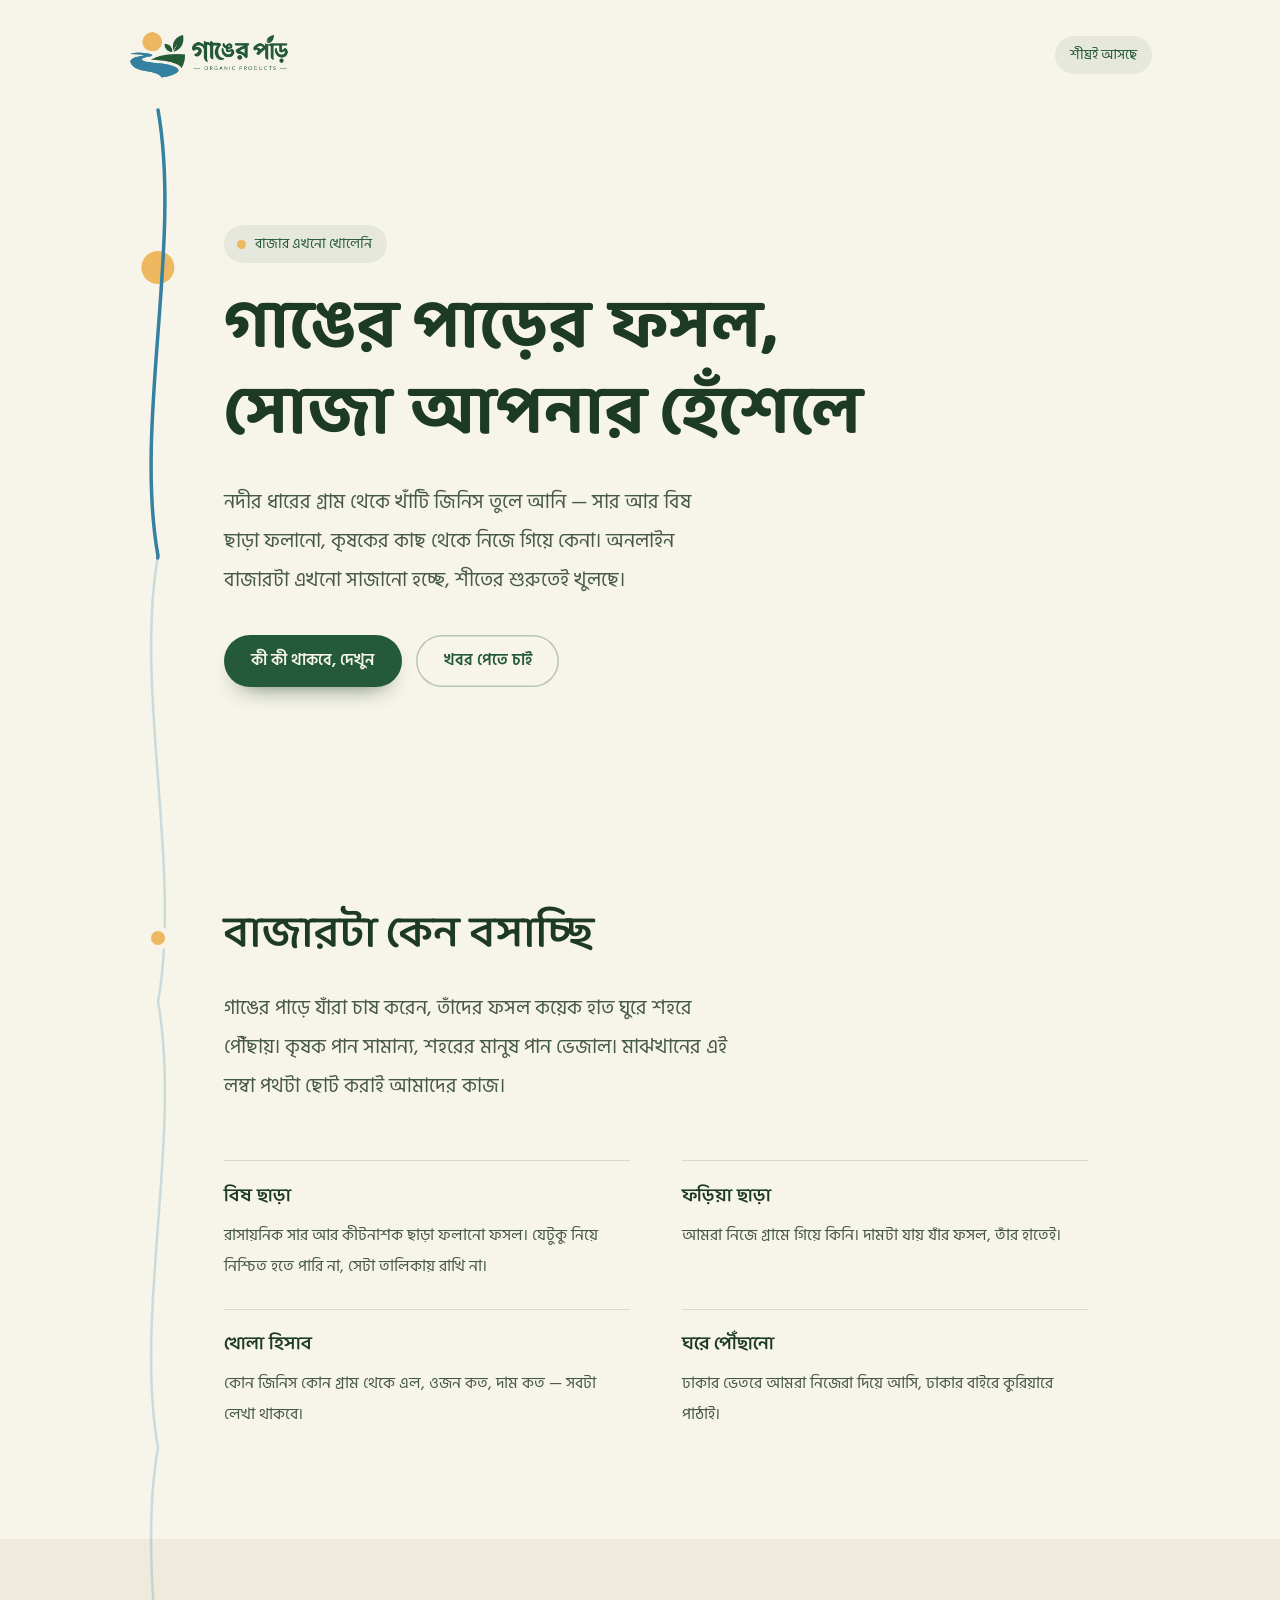
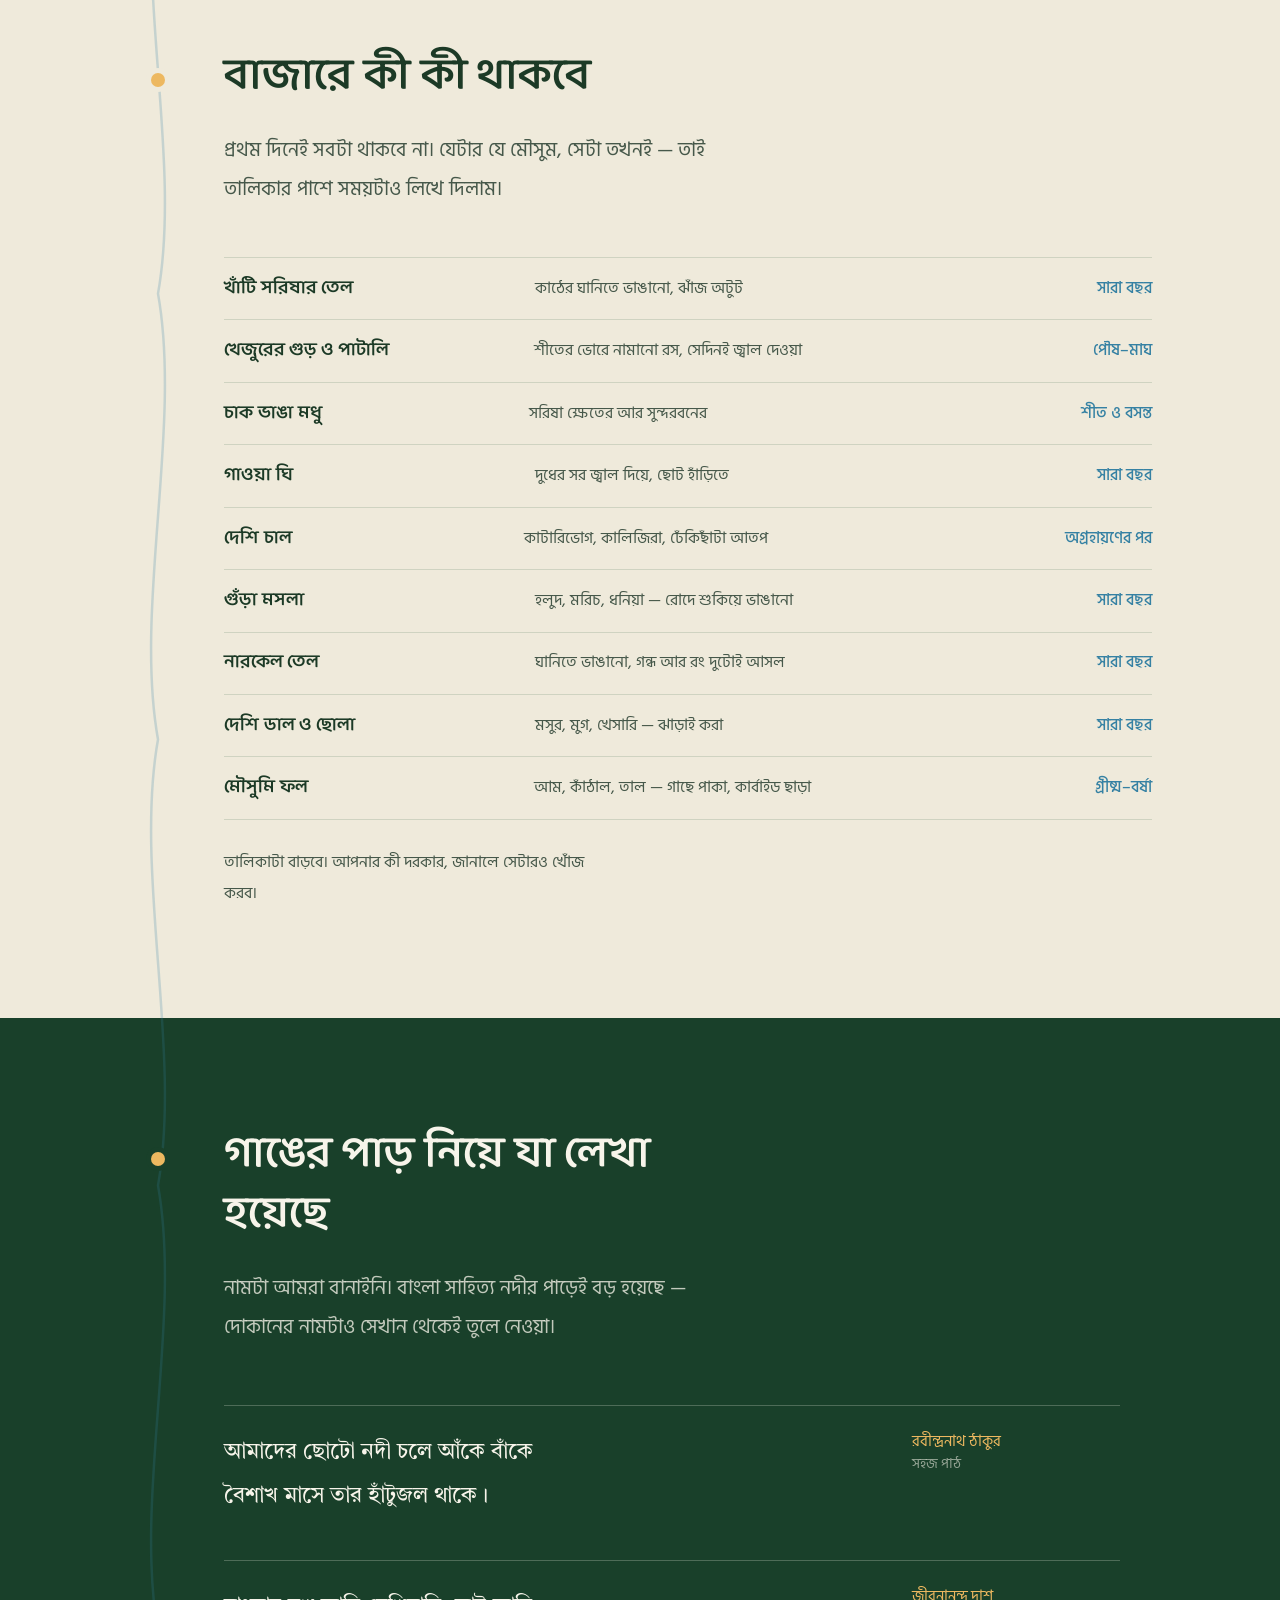
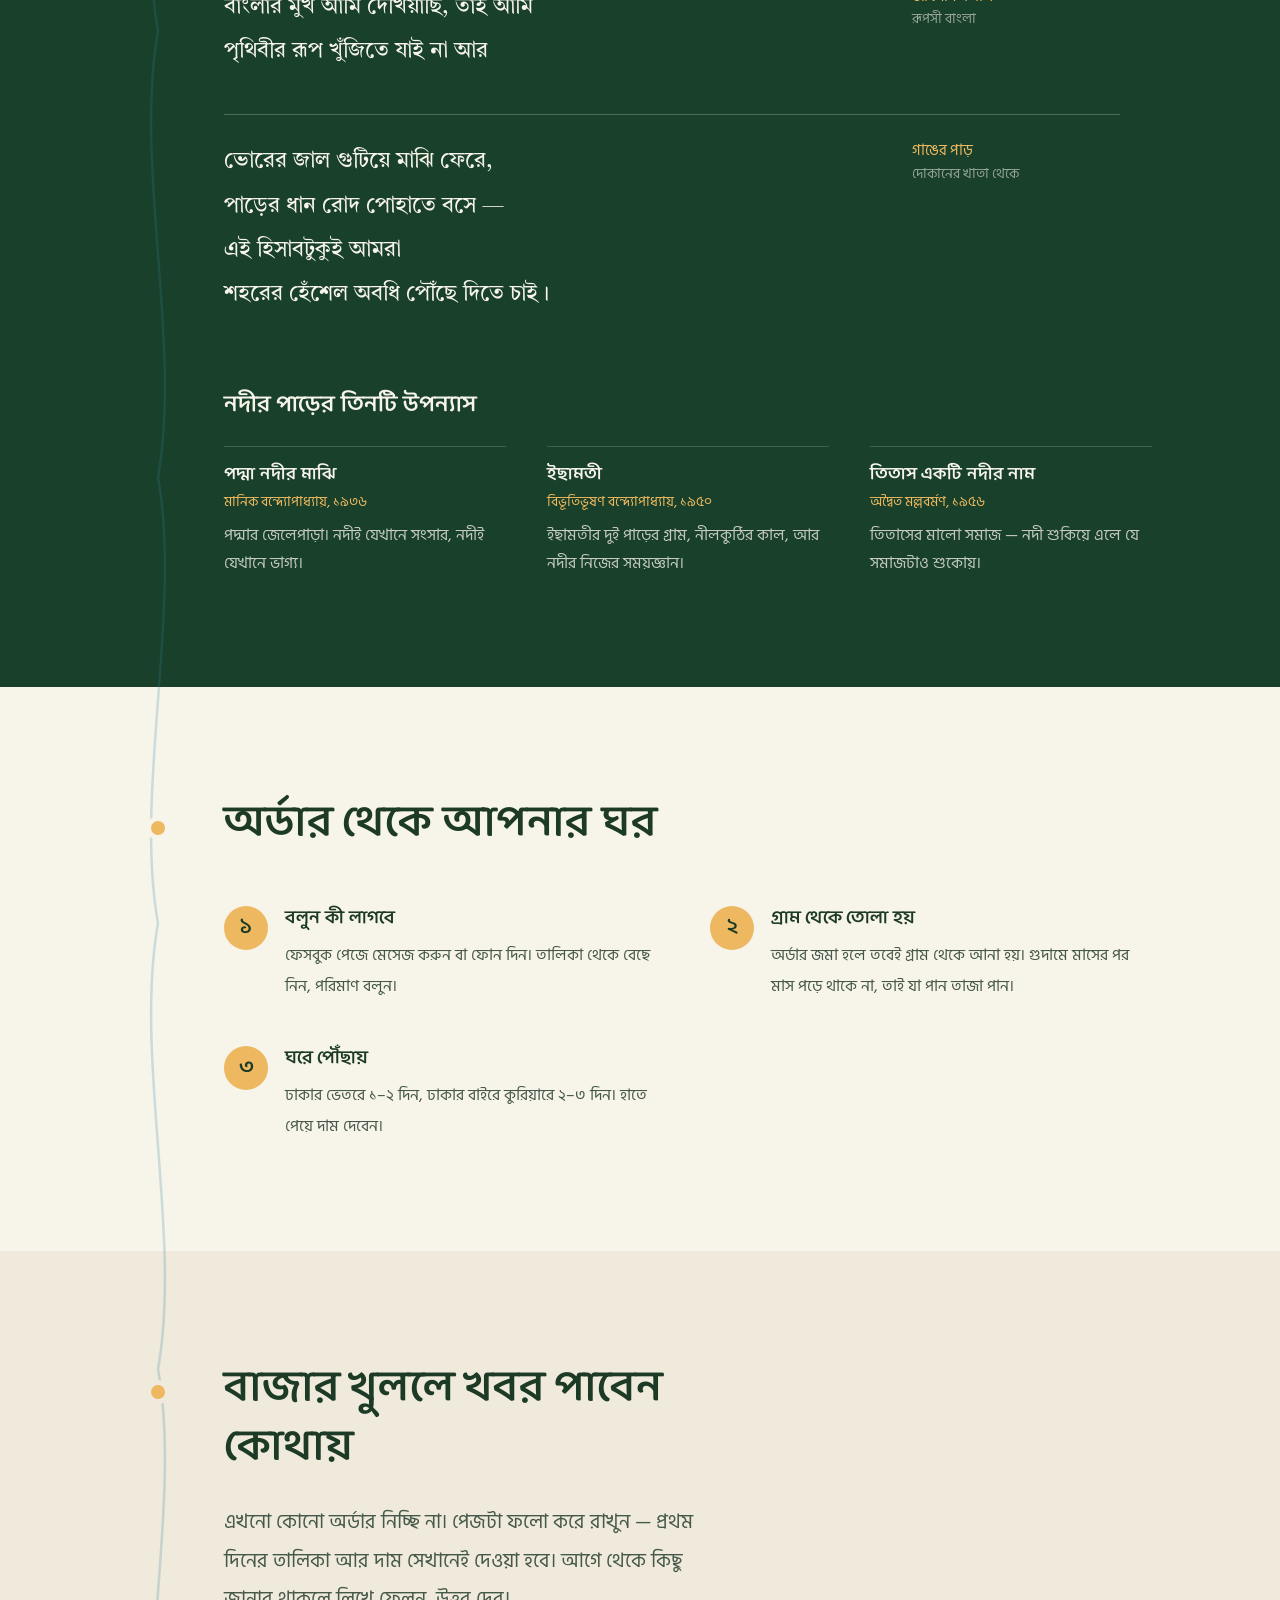
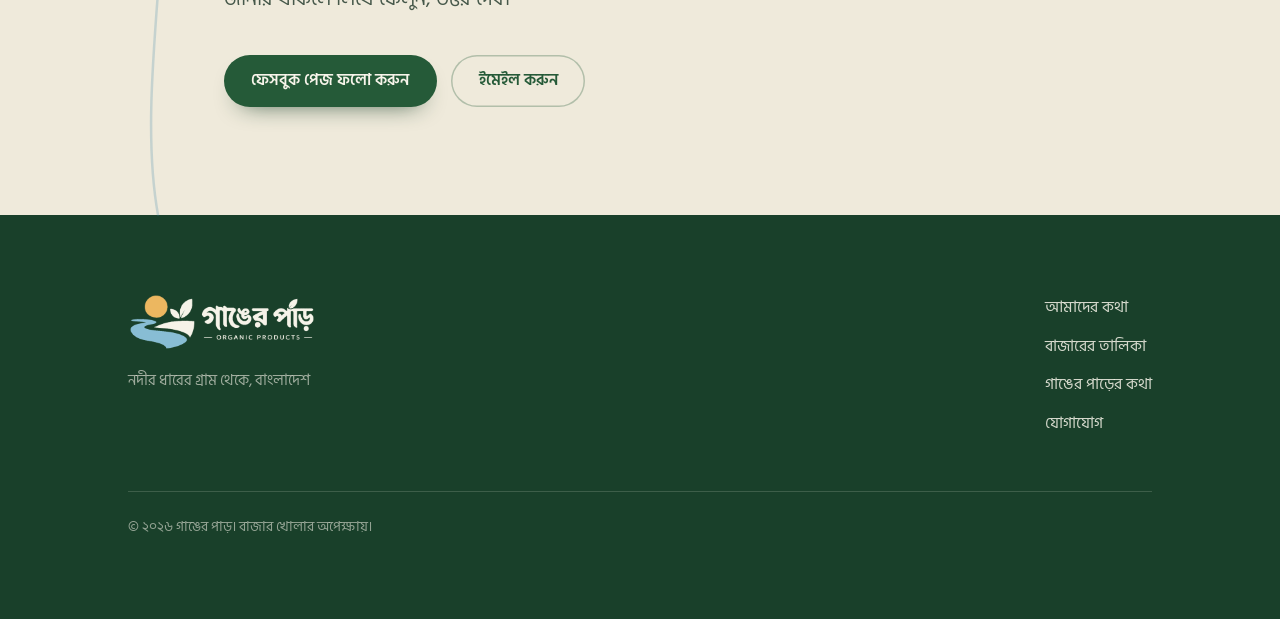
<file: index.html>
<!doctype html>
<html lang="bn">
  <head>
    <meta charset="utf-8" />
    <meta name="viewport" content="width=device-width, initial-scale=1" />

    <title>গাঙের পাড় — নদীর পাড়ের খাঁটি জিনিস, শীঘ্রই আসছে</title>
    <meta
      name="description"
      content="গাঙের পাড় একটি অর্গানিক বাজার। নদীর ধারের গ্রাম থেকে সার আর বিষ ছাড়া ফলানো ফসল, কৃষকের কাছ থেকে সরাসরি কিনে আপনার ঘরে। বাজার শীঘ্রই খুলছে।"
    />
    <meta name="theme-color" content="#f7f4ea" />
    <link rel="canonical" href="https://www.gangerpar.com/" />

    <link rel="icon" href="assets/img/favicon-32.png" sizes="32x32" />
    <link rel="icon" href="assets/img/icon-512.png" sizes="512x512" />
    <link rel="apple-touch-icon" href="assets/img/apple-touch-icon.png" />

    <meta property="og:type" content="website" />
    <meta property="og:url" content="https://www.gangerpar.com/" />
    <meta property="og:site_name" content="গাঙের পাড়" />
    <meta property="og:locale" content="bn_BD" />
    <meta property="og:title" content="গাঙের পাড় — অর্গানিক প্রোডাক্টস" />
    <meta
      property="og:description"
      content="নদীর ধারের গ্রাম থেকে খাঁটি জিনিস, সরাসরি কৃষকের কাছ থেকে। বাজার শীঘ্রই খুলছে।"
    />
    <meta property="og:image" content="https://www.gangerpar.com/assets/img/og-image.png" />
    <meta property="og:image:width" content="1200" />
    <meta property="og:image:height" content="630" />
    <meta property="og:image:alt" content="গাঙের পাড় — অর্গানিক প্রোডাক্টস" />
    <meta name="twitter:card" content="summary_large_image" />

    <link rel="preconnect" href="https://fonts.googleapis.com" />
    <link rel="preconnect" href="https://fonts.gstatic.com" crossorigin />
    <link
      href="https://fonts.googleapis.com/css2?family=Baloo+Da+2:wght@500;600;700&family=Hind+Siliguri:wght@400;500;600&family=Tiro+Bangla:ital@0;1&display=swap"
      rel="stylesheet"
    />
    <link rel="stylesheet" href="assets/css/styles.css" />
  </head>

  <body>
    <a class="skip-link" href="#main">মূল অংশে যান</a>

    <header class="masthead">
      <div class="masthead__inner">
        <a class="brand" href="#top" aria-label="গাঙের পাড়, প্রথম পাতা">
          <img
            src="assets/img/logo-lockup.png"
            width="584"
            height="180"
            alt="গাঙের পাড় — অর্গানিক প্রোডাক্টস"
          />
        </a>
        <p class="flag">শীঘ্রই আসছে</p>
      </div>
    </header>

    <main id="main">
      <div class="rail" aria-hidden="true">
        <span class="rail__sun"></span>
        <svg class="rail__river" preserveAspectRatio="xMidYMin meet" focusable="false">
          <path class="rail__bed" fill="none" />
          <path class="rail__flow" fill="none" />
        </svg>
      </div>

      <section class="hero" id="top">
        <div class="inner">
          <div class="col">
            <p class="chip" data-lift="1">বাজার এখনো খোলেনি</p>
            <h1 data-lift="2">গাঙের পাড়ের ফসল, <br />সোজা আপনার হেঁশেলে</h1>
            <p class="lead" data-lift="3">
              নদীর ধারের গ্রাম থেকে খাঁটি জিনিস তুলে আনি — সার আর বিষ ছাড়া ফলানো, কৃষকের কাছ
              থেকে নিজে গিয়ে কেনা। অনলাইন বাজারটা এখনো সাজানো হচ্ছে, শীতের শুরুতেই খুলছে।
            </p>
            <p class="actions" data-lift="4">
              <a class="btn" href="#bazar">কী কী থাকবে, দেখুন</a>
              <a class="btn btn--quiet" href="#khobor">খবর পেতে চাই</a>
            </p>
          </div>
        </div>
      </section>

      <section class="band" id="kotha">
        <div class="inner">
          <div class="col">
            <h2 class="sec-head">বাজারটা কেন বসাচ্ছি<span class="node"></span></h2>
            <p class="lead">
              গাঙের পাড়ে যাঁরা চাষ করেন, তাঁদের ফসল কয়েক হাত ঘুরে শহরে পৌঁছায়। কৃষক পান
              সামান্য, শহরের মানুষ পান ভেজাল। মাঝখানের এই লম্বা পথটা ছোট করাই আমাদের কাজ।
            </p>

            <dl class="terms">
              <div>
                <dt>বিষ ছাড়া</dt>
                <dd>
                  রাসায়নিক সার আর কীটনাশক ছাড়া ফলানো ফসল। যেটুকু নিয়ে নিশ্চিত হতে পারি না,
                  সেটা তালিকায় রাখি না।
                </dd>
              </div>
              <div>
                <dt>ফড়িয়া ছাড়া</dt>
                <dd>
                  আমরা নিজে গ্রামে গিয়ে কিনি। দামটা যায় যাঁর ফসল, তাঁর হাতেই।
                </dd>
              </div>
              <div>
                <dt>খোলা হিসাব</dt>
                <dd>
                  কোন জিনিস কোন গ্রাম থেকে এল, ওজন কত, দাম কত — সবটা লেখা থাকবে।
                </dd>
              </div>
              <div>
                <dt>ঘরে পৌঁছানো</dt>
                <dd>
                  ঢাকার ভেতরে আমরা নিজেরা দিয়ে আসি, ঢাকার বাইরে কুরিয়ারে পাঠাই।
                </dd>
              </div>
            </dl>
          </div>
        </div>
      </section>

      <section class="band band--deep" id="bazar">
        <div class="inner">
          <div class="col">
            <h2 class="sec-head">বাজারে কী কী থাকবে<span class="node"></span></h2>
            <p class="lead">
              প্রথম দিনেই সবটা থাকবে না। যেটার যে মৌসুম, সেটা তখনই — তাই তালিকার পাশে
              সময়টাও লিখে দিলাম।
            </p>

            <ul class="ledger">
              <li>
                <h3>খাঁটি সরিষার তেল</h3>
                <p>কাঠের ঘানিতে ভাঙানো, ঝাঁজ অটুট</p>
                <p class="season">সারা বছর</p>
              </li>
              <li>
                <h3>খেজুরের গুড় ও পাটালি</h3>
                <p>শীতের ভোরে নামানো রস, সেদিনই জ্বাল দেওয়া</p>
                <p class="season">পৌষ–মাঘ</p>
              </li>
              <li>
                <h3>চাক ভাঙা মধু</h3>
                <p>সরিষা ক্ষেতের আর সুন্দরবনের</p>
                <p class="season">শীত ও বসন্ত</p>
              </li>
              <li>
                <h3>গাওয়া ঘি</h3>
                <p>দুধের সর জ্বাল দিয়ে, ছোট হাঁড়িতে</p>
                <p class="season">সারা বছর</p>
              </li>
              <li>
                <h3>দেশি চাল</h3>
                <p>কাটারিভোগ, কালিজিরা, ঢেঁকিছাঁটা আতপ</p>
                <p class="season">অগ্রহায়ণের পর</p>
              </li>
              <li>
                <h3>গুঁড়া মসলা</h3>
                <p>হলুদ, মরিচ, ধনিয়া — রোদে শুকিয়ে ভাঙানো</p>
                <p class="season">সারা বছর</p>
              </li>
              <li>
                <h3>নারকেল তেল</h3>
                <p>ঘানিতে ভাঙানো, গন্ধ আর রং দুটোই আসল</p>
                <p class="season">সারা বছর</p>
              </li>
              <li>
                <h3>দেশি ডাল ও ছোলা</h3>
                <p>মসুর, মুগ, খেসারি — ঝাড়াই করা</p>
                <p class="season">সারা বছর</p>
              </li>
              <li>
                <h3>মৌসুমি ফল</h3>
                <p>আম, কাঁঠাল, তাল — গাছে পাকা, কার্বাইড ছাড়া</p>
                <p class="season">গ্রীষ্ম–বর্ষা</p>
              </li>
            </ul>

            <p class="note">
              তালিকাটা বাড়বে। আপনার কী দরকার, জানালে সেটারও খোঁজ করব।
            </p>
          </div>
        </div>
      </section>

      <section class="band band--dark" id="paath">
        <div class="inner">
          <div class="col">
            <h2 class="sec-head">গাঙের পাড় নিয়ে যা লেখা হয়েছে<span class="node"></span></h2>
            <p class="lead">
              নামটা আমরা বানাইনি। বাংলা সাহিত্য নদীর পাড়েই বড় হয়েছে — দোকানের নামটাও
              সেখান থেকেই তুলে নেওয়া।
            </p>

            <div class="verses">
              <figure>
                <blockquote>
                  <p>আমাদের ছোটো নদী চলে আঁকে বাঁকে<br />বৈশাখ মাসে তার হাঁটুজল থাকে।</p>
                </blockquote>
                <figcaption>রবীন্দ্রনাথ ঠাকুর<span>সহজ পাঠ</span></figcaption>
              </figure>

              <figure>
                <blockquote>
                  <p>বাংলার মুখ আমি দেখিয়াছি, তাই আমি<br />পৃথিবীর রূপ খুঁজিতে যাই না আর</p>
                </blockquote>
                <figcaption>জীবনানন্দ দাশ<span>রূপসী বাংলা</span></figcaption>
              </figure>

              <figure>
                <blockquote>
                  <p>
                    ভোরের জাল গুটিয়ে মাঝি ফেরে,<br />পাড়ের ধান রোদ পোহাতে বসে —<br />এই
                    হিসাবটুকুই আমরা<br />শহরের হেঁশেল অবধি পৌঁছে দিতে চাই।
                  </p>
                </blockquote>
                <figcaption>গাঙের পাড়<span>দোকানের খাতা থেকে</span></figcaption>
              </figure>
            </div>

            <h3 class="shelf-head">নদীর পাড়ের তিনটি উপন্যাস</h3>
            <ul class="shelf">
              <li>
                <h4>পদ্মা নদীর মাঝি</h4>
                <p class="by">মানিক বন্দ্যোপাধ্যায়, ১৯৩৬</p>
                <p>পদ্মার জেলেপাড়া। নদীই যেখানে সংসার, নদীই যেখানে ভাগ্য।</p>
              </li>
              <li>
                <h4>ইছামতী</h4>
                <p class="by">বিভূতিভূষণ বন্দ্যোপাধ্যায়, ১৯৫০</p>
                <p>ইছামতীর দুই পাড়ের গ্রাম, নীলকুঠির কাল, আর নদীর নিজের সময়জ্ঞান।</p>
              </li>
              <li>
                <h4>তিতাস একটি নদীর নাম</h4>
                <p class="by">অদ্বৈত মল্লবর্মণ, ১৯৫৬</p>
                <p>তিতাসের মালো সমাজ — নদী শুকিয়ে এলে যে সমাজটাও শুকোয়।</p>
              </li>
            </ul>
          </div>
        </div>
      </section>

      <section class="band" id="kivabe">
        <div class="inner">
          <div class="col">
            <h2 class="sec-head">অর্ডার থেকে আপনার ঘর<span class="node"></span></h2>

            <ol class="steps">
              <li>
                <span class="num">১</span>
                <h3>বলুন কী লাগবে</h3>
                <p>ফেসবুক পেজে মেসেজ করুন বা ফোন দিন। তালিকা থেকে বেছে নিন, পরিমাণ বলুন।</p>
              </li>
              <li>
                <span class="num">২</span>
                <h3>গ্রাম থেকে তোলা হয়</h3>
                <p>
                  অর্ডার জমা হলে তবেই গ্রাম থেকে আনা হয়। গুদামে মাসের পর মাস পড়ে থাকে না,
                  তাই যা পান তাজা পান।
                </p>
              </li>
              <li>
                <span class="num">৩</span>
                <h3>ঘরে পৌঁছায়</h3>
                <p>ঢাকার ভেতরে ১–২ দিন, ঢাকার বাইরে কুরিয়ারে ২–৩ দিন। হাতে পেয়ে দাম দেবেন।</p>
              </li>
            </ol>
          </div>
        </div>
      </section>

      <section class="band band--deep" id="khobor">
        <div class="inner">
          <div class="col col--narrow">
            <h2 class="sec-head">বাজার খুললে খবর পাবেন কোথায়<span class="node"></span></h2>
            <p class="lead">
              এখনো কোনো অর্ডার নিচ্ছি না। পেজটা ফলো করে রাখুন — প্রথম দিনের তালিকা আর দাম
              সেখানেই দেওয়া হবে। আগে থেকে কিছু জানার থাকলে লিখে ফেলুন, উত্তর দেব।
            </p>

            <!--
              EDIT — ইমেইল ঠিকানাটা এখনো বসানো হয়নি।
              The email below is still a placeholder; the Facebook page is real.
            -->
            <p class="actions">
              <a class="btn" href="https://www.facebook.com/gangerpar.bd" rel="me noopener">
                ফেসবুক পেজ ফলো করুন
              </a>
              <a class="btn btn--quiet" href="mailto:hello@gangerpar.com">ইমেইল করুন</a>
            </p>
            <!--
              হোয়াটসঅ্যাপ চালু করতে নিচের লাইনটা খুলে নম্বর বসান:
              <p class="actions"><a class="btn btn--quiet" href="https://wa.me/8801XXXXXXXXX">হোয়াটসঅ্যাপে লিখুন</a></p>
            -->
          </div>
        </div>
      </section>
    </main>

    <footer class="foot">
      <div class="inner">
        <div class="foot__grid">
          <div>
            <img
              class="foot__logo"
              src="assets/img/logo-lockup-reverse.png"
              width="584"
              height="180"
              alt="গাঙের পাড় — অর্গানিক প্রোডাক্টস"
            />
            <p class="foot__line">নদীর ধারের গ্রাম থেকে, বাংলাদেশ</p>
          </div>

          <nav class="foot__nav" aria-label="পাতার অংশ">
            <a href="#kotha">আমাদের কথা</a>
            <a href="#bazar">বাজারের তালিকা</a>
            <a href="#paath">গাঙের পাড়ের কথা</a>
            <a href="#khobor">যোগাযোগ</a>
          </nav>
        </div>

        <p class="foot__rule">© ২০২৬ গাঙের পাড়। বাজার খোলার অপেক্ষায়।</p>
      </div>
    </footer>

    <script src="assets/js/river.js" defer></script>
  </body>
</html>
</file>
<file: assets/css/styles.css>
/* গাঙের পাড় — অর্গানিক প্রোডাক্টস
   ------------------------------------------------------------------
   The palette is lifted straight out of the logo file: the cream it sits
   on, the forest green of the wordmark, the river blue and the sun.
   Nothing else is introduced.

   The page has one structural idea: the river from the logo runs down the
   left gutter for the whole page, fills in as you read, and each section
   hangs a sun-coloured marker on it. That line is both the decoration and
   the reading progress, so it earns its place. Everything else stays quiet.
   ------------------------------------------------------------------ */

:root {
  --paper: #f7f4ea;
  --paper-deep: #efeadb;
  --forest: #255a38;
  --forest-deep: #19402a;
  --river: #3581a3;
  --sun: #edb860;

  --ink: #1c3a26;
  --ink-soft: #46584a;
  --cream-soft: rgba(247, 244, 234, 0.76);

  --shell: 1120px;
  --pad: clamp(20px, 5vw, 48px);
  --rail: 60px;
  --gutter: 96px;
  --band-bg: var(--paper);

  --ease: cubic-bezier(0.2, 0.75, 0.3, 1);

  --sans: "Hind Siliguri", "Noto Sans Bengali", "Nirmala UI", "SolaimanLipi", sans-serif;
  --display: "Baloo Da 2", "Hind Siliguri", "Noto Sans Bengali", "Nirmala UI", sans-serif;
  --serif: "Tiro Bangla", "Noto Serif Bengali", "Nirmala UI", serif;
}

@media (max-width: 1000px) {
  :root {
    --rail: 42px;
    --gutter: 64px;
  }
}

*,
*::before,
*::after {
  box-sizing: border-box;
}

html {
  scroll-behavior: smooth;
  -webkit-text-size-adjust: 100%;
}

body {
  margin: 0;
  overflow-wrap: break-word;
  background: var(--paper);
  color: var(--ink-soft);
  font-family: var(--sans);
  font-size: clamp(1rem, 0.96rem + 0.25vw, 1.0625rem);
  /* Bengali carries matras above and below the line; it needs the room. */
  line-height: 1.95;
  -webkit-font-smoothing: antialiased;
}

img {
  max-width: 100%;
  height: auto;
}

h1,
h2,
h3,
h4 {
  font-family: var(--display);
  color: var(--ink);
  font-weight: 600;
  line-height: 1.4;
  margin: 0;
}

p {
  margin: 0;
}

::selection {
  background: var(--sun);
  color: var(--ink);
}

:focus-visible {
  outline: 2.5px solid var(--river);
  outline-offset: 3px;
  border-radius: 4px;
}

.skip-link {
  position: absolute;
  left: -9999px;
  top: 0;
  z-index: 20;
  background: var(--forest);
  color: var(--paper);
  padding: 0.7em 1.2em;
  border-radius: 0 0 12px 0;
  text-decoration: none;
}

.skip-link:focus {
  left: 0;
}

/* ---------- shell ---------- */

.inner {
  max-width: var(--shell);
  margin-inline: auto;
  padding-inline: var(--pad);
  display: grid;
  grid-template-columns: var(--gutter) minmax(0, 1fr);
}

.col {
  grid-column: 2;
  min-width: 0;
}

.col--narrow {
  max-width: 46rem;
}

section {
  scroll-margin-top: clamp(16px, 4vw, 40px);
}

/* ---------- masthead ---------- */

.masthead {
  padding-block: clamp(18px, 3vw, 30px);
}

.masthead__inner {
  max-width: var(--shell);
  margin-inline: auto;
  padding-inline: var(--pad);
  display: flex;
  align-items: center;
  justify-content: space-between;
  gap: 1rem;
}

.brand img {
  height: clamp(38px, 5vw, 50px);
  width: auto;
  display: block;
}

.flag {
  font-size: 0.88rem;
  color: var(--forest);
  background: rgba(37, 90, 56, 0.08);
  border-radius: 999px;
  padding: 0.35em 1.05em;
  white-space: nowrap;
}

/* ---------- the river ---------- */

main {
  position: relative;
}

.rail {
  position: absolute;
  top: 0;
  bottom: 0;
  width: var(--rail);
  left: max(var(--pad), calc(50% - var(--shell) / 2 + var(--pad)));
  z-index: 3;
  pointer-events: none;
}

.rail__sun {
  position: absolute;
  top: clamp(86px, 11vw, 150px);
  left: 50%;
  transform: translateX(-50%);
  width: clamp(26px, 2.6vw, 34px);
  aspect-ratio: 1;
  border-radius: 50%;
  background: var(--sun);
}

.rail__river {
  position: absolute;
  inset: 0;
  width: 100%;
  height: 100%;
  overflow: visible;
}

.rail__bed {
  stroke: rgba(53, 129, 163, 0.22);
  stroke-width: 2.5;
  stroke-linecap: round;
}

.rail__flow {
  stroke: var(--river);
  stroke-width: 3.5;
  stroke-linecap: round;
  transition: stroke-dashoffset 0.2s linear;
}

.node {
  position: absolute;
  top: 0.58em;
  left: calc(-1 * var(--gutter) + var(--rail) / 2 - 7px);
  width: 14px;
  height: 14px;
  border-radius: 50%;
  background: var(--sun);
  box-shadow: 0 0 0 5px var(--band-bg);
}

.sec-head {
  position: relative;
  z-index: 4;
  font-size: clamp(1.75rem, 1.2rem + 2.1vw, 2.75rem);
  line-height: 1.35;
  max-width: 20ch;
}

/* ---------- hero ---------- */

.hero {
  padding-block: clamp(56px, 9vw, 120px) clamp(60px, 9vw, 110px);
}

.chip {
  display: inline-flex;
  align-items: center;
  gap: 0.6em;
  font-size: 0.9rem;
  color: var(--forest);
  background: rgba(37, 90, 56, 0.07);
  border-radius: 999px;
  padding: 0.35em 1.1em 0.35em 0.9em;
  margin-bottom: 1.4rem;
}

.chip::before {
  content: "";
  width: 9px;
  height: 9px;
  border-radius: 50%;
  background: var(--sun);
}

h1 {
  font-size: clamp(1.95rem, 1.05rem + 4.1vw, 4.3rem);
  line-height: 1.26;
  font-weight: 700;
}

.lead {
  font-size: clamp(1.08rem, 1rem + 0.45vw, 1.28rem);
  line-height: 1.9;
  max-width: 46ch;
  margin-top: 1.5rem;
}

.actions {
  display: flex;
  flex-wrap: wrap;
  gap: 0.9rem;
  margin-top: 2.2rem;
}

.btn {
  display: inline-flex;
  align-items: center;
  justify-content: center;
  min-height: 52px;
  padding: 0 1.7em;
  border-radius: 999px;
  background: var(--forest);
  color: var(--paper);
  font-weight: 600;
  font-size: 1.01rem;
  line-height: 1.2;
  text-decoration: none;
  box-shadow: 0 12px 24px -16px rgba(25, 64, 42, 0.95);
  transition: background 0.2s var(--ease), transform 0.2s var(--ease);
}

.btn:hover {
  background: #1f4c2f;
  transform: translateY(-2px);
}

.btn--quiet {
  background: transparent;
  color: var(--forest);
  box-shadow: inset 0 0 0 1.5px rgba(37, 90, 56, 0.3);
}

.btn--quiet:hover {
  background: rgba(37, 90, 56, 0.06);
  box-shadow: inset 0 0 0 1.5px rgba(37, 90, 56, 0.55);
}

/* ---------- bands ---------- */

.band {
  padding-block: clamp(60px, 8.5vw, 110px);
}

.band--deep {
  --band-bg: var(--paper-deep);
  background: var(--paper-deep);
}

.band--dark {
  --band-bg: var(--forest-deep);
  background: var(--forest-deep);
  color: var(--cream-soft);
}

.band--dark h2,
.band--dark h3,
.band--dark h4 {
  color: var(--paper);
}

.band--dark .lead {
  color: var(--cream-soft);
}

.band--dark :focus-visible {
  outline-color: var(--sun);
}

/* ---------- what we are for ---------- */

.terms {
  display: grid;
  grid-template-columns: repeat(auto-fit, minmax(290px, 1fr));
  gap: 1.7rem 3.2rem;
  margin: clamp(2.4rem, 5vw, 3.4rem) 0 0;
  max-width: 54rem;
}

.terms > div {
  border-top: 1px solid rgba(37, 90, 56, 0.16);
  padding-top: 1.1rem;
}

.terms dt {
  font-family: var(--display);
  font-size: 1.16rem;
  font-weight: 600;
  color: var(--ink);
}

.terms dd {
  margin: 0.3rem 0 0;
  font-size: 0.99rem;
}

/* ---------- the list of goods ---------- */

.ledger {
  list-style: none;
  margin: clamp(2.2rem, 4.5vw, 3rem) 0 0;
  padding: 0;
  border-top: 1px solid rgba(37, 90, 56, 0.16);
}

.ledger li {
  display: grid;
  grid-template-columns: minmax(0, 0.82fr) minmax(0, 1.55fr) auto;
  gap: 0.25rem 1.8rem;
  align-items: baseline;
  padding-block: 1.05rem;
  border-bottom: 1px solid rgba(37, 90, 56, 0.16);
}

.ledger h3 {
  font-size: 1.16rem;
  line-height: 1.5;
}

.ledger p {
  font-size: 0.98rem;
  line-height: 1.7;
}

.season {
  color: var(--river);
  font-weight: 500;
  font-size: 0.93rem;
  white-space: nowrap;
  text-align: right;
}

.note {
  margin-top: 1.7rem;
  font-size: 0.99rem;
  max-width: 44ch;
}

/* ---------- the writing ---------- */

.verses {
  display: grid;
  gap: clamp(1.8rem, 3.5vw, 2.6rem);
  margin-top: clamp(2.6rem, 5vw, 3.6rem);
  max-width: 56rem;
}

.verses figure {
  display: grid;
  gap: 1rem 2.5rem;
  margin: 0;
  border-top: 1px solid rgba(247, 244, 234, 0.24);
  padding-top: 1.5rem;
}

.verses blockquote {
  margin: 0;
  font-family: var(--serif);
  font-size: clamp(1.1rem, 1rem + 0.5vw, 1.38rem);
  line-height: 2;
  color: var(--paper);
}

.verses figcaption {
  display: flex;
  flex-direction: column;
  font-size: 0.92rem;
  line-height: 1.6;
  color: var(--sun);
}

@media (min-width: 900px) {
  .verses figure {
    grid-template-columns: minmax(0, 1fr) 13rem;
    align-items: start;
  }
}

.verses figcaption span {
  color: rgba(247, 244, 234, 0.55);
  font-size: 0.86rem;
}

.shelf-head {
  margin-top: clamp(3rem, 6.5vw, 4.6rem);
  font-size: clamp(1.2rem, 1rem + 0.6vw, 1.45rem);
}

.shelf {
  list-style: none;
  display: grid;
  grid-template-columns: repeat(auto-fit, minmax(240px, 1fr));
  gap: 1.5rem 2.6rem;
  margin: 1.5rem 0 0;
  padding: 0;
}

.shelf li {
  border-top: 1px solid rgba(247, 244, 234, 0.18);
  padding-top: 1rem;
}

.shelf h4 {
  font-size: 1.1rem;
}

.shelf .by {
  color: var(--sun);
  font-size: 0.88rem;
  margin: 0.1rem 0 0.45rem;
}

.shelf p {
  font-size: 0.97rem;
  line-height: 1.8;
}

/* ---------- how it will work ---------- */

.steps {
  list-style: none;
  display: grid;
  grid-template-columns: repeat(auto-fit, minmax(285px, 1fr));
  gap: clamp(1.8rem, 3.5vw, 2.8rem);
  margin: clamp(2.4rem, 5vw, 3.2rem) 0 0;
  padding: 0;
}

.steps li {
  display: grid;
  grid-template-columns: auto minmax(0, 1fr);
  gap: 0.2rem 1.05rem;
}

.steps .num {
  grid-row: 1 / 3;
  width: 44px;
  height: 44px;
  border-radius: 50%;
  background: var(--sun);
  color: var(--ink);
  display: grid;
  place-items: center;
  font-family: var(--display);
  font-size: 1.3rem;
  font-weight: 600;
  line-height: 1;
}

.steps h3 {
  grid-column: 2;
  font-size: 1.16rem;
  align-self: center;
}

.steps p {
  grid-column: 2;
  font-size: 0.99rem;
  margin-top: 0.3rem;
}

/* ---------- footer ---------- */

.foot {
  background: var(--forest-deep);
  color: var(--cream-soft);
  padding-block: clamp(48px, 7vw, 78px);
}

.foot .inner {
  display: block;
}

.foot__grid {
  display: flex;
  flex-wrap: wrap;
  justify-content: space-between;
  gap: 2.4rem 3rem;
}

.foot__logo {
  height: clamp(46px, 6vw, 58px);
  width: auto;
  display: block;
}

.foot__line {
  margin-top: 0.9rem;
  font-size: 0.95rem;
  color: rgba(247, 244, 234, 0.6);
}

.foot__nav {
  display: grid;
  gap: 0.5rem;
  font-size: 0.98rem;
}

.foot__nav a {
  color: rgba(247, 244, 234, 0.84);
  text-decoration: none;
  width: fit-content;
}

.foot__nav a:hover {
  color: var(--sun);
  text-decoration: underline;
  text-underline-offset: 4px;
}

.foot :focus-visible {
  outline-color: var(--sun);
}

.foot__rule {
  margin-top: clamp(2.2rem, 5vw, 3.2rem);
  padding-top: 1.3rem;
  border-top: 1px solid rgba(247, 244, 234, 0.16);
  font-size: 0.9rem;
  color: rgba(247, 244, 234, 0.55);
}

/* ---------- the one page-load moment ---------- */

@keyframes lift {
  from {
    opacity: 0;
    transform: translateY(16px);
  }
  to {
    opacity: 1;
    transform: none;
  }
}

[data-lift] {
  animation: lift 0.75s var(--ease) both;
}

[data-lift="1"] {
  animation-delay: 0.05s;
}
[data-lift="2"] {
  animation-delay: 0.16s;
}
[data-lift="3"] {
  animation-delay: 0.3s;
}
[data-lift="4"] {
  animation-delay: 0.42s;
}

/* ---------- small screens ---------- */

@media (max-width: 560px) {
  h1 br {
    display: none;
  }
}

@media (max-width: 720px) {
  :root {
    --rail: 0px;
    --gutter: 0px;
  }

  .rail {
    display: none;
  }

  /* No gutter to hang the marker in, so it sits above the heading instead.
     column-reverse puts the dot before the heading's own text. */
  .sec-head {
    display: flex;
    flex-direction: column-reverse;
    align-items: flex-start;
  }

  .node {
    position: static;
    margin-bottom: 0.85rem;
    box-shadow: none;
  }

  .sec-head {
    max-width: none;
  }

  .ledger li {
    grid-template-columns: minmax(0, 1fr);
    gap: 0.15rem;
    padding-block: 1.15rem;
  }

  .season {
    text-align: left;
    margin-top: 0.25rem;
  }

  .btn {
    width: 100%;
  }
}

@media (prefers-reduced-motion: reduce) {
  html {
    scroll-behavior: auto;
  }

  *,
  *::before,
  *::after {
    animation-duration: 0.01ms !important;
    animation-iteration-count: 1 !important;
    transition-duration: 0.01ms !important;
  }
}
</file>
